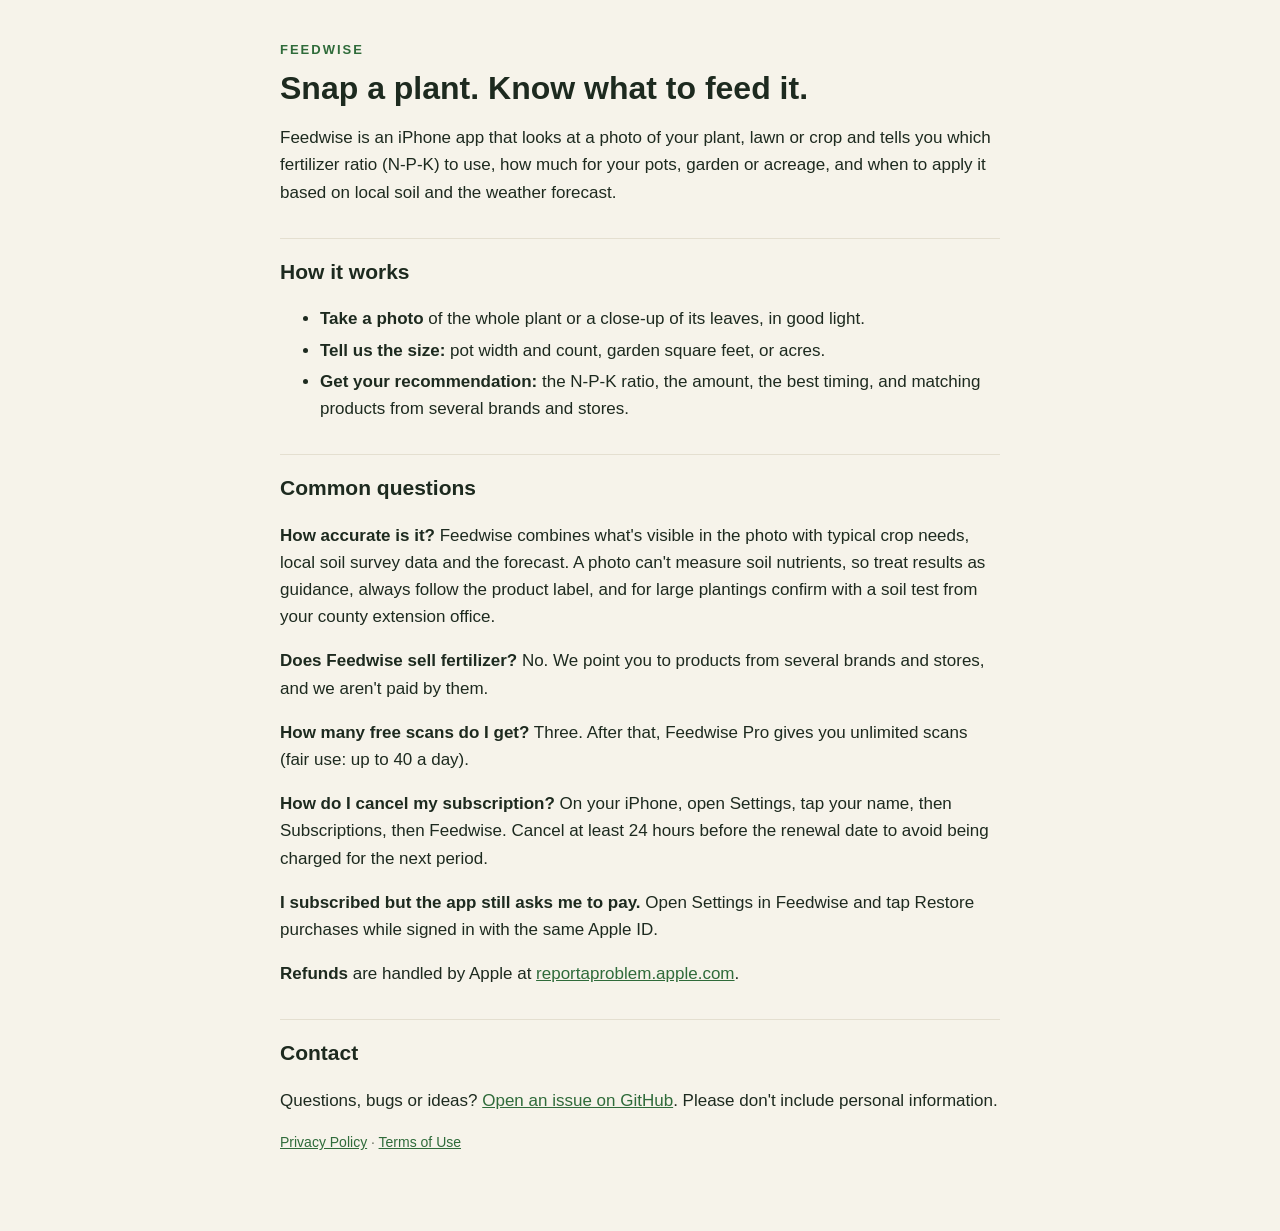
<file: index.html>
<!doctype html>
<html lang="en">
<head>
<meta charset="utf-8">
<meta name="viewport" content="width=device-width, initial-scale=1">
<title>Feedwise Support</title>
<link rel="stylesheet" href="style.css">
</head>
<body>
<main>
<p class="eyebrow">FEEDWISE</p>
<h1>Snap a plant. Know what to feed it.</h1>
<p>Feedwise is an iPhone app that looks at a photo of your plant, lawn or crop and tells you which fertilizer ratio (N-P-K) to use, how much for your pots, garden or acreage, and when to apply it based on local soil and the weather forecast.</p>

<h2>How it works</h2>
<ul>
<li><b>Take a photo</b> of the whole plant or a close-up of its leaves, in good light.</li>
<li><b>Tell us the size:</b> pot width and count, garden square feet, or acres.</li>
<li><b>Get your recommendation:</b> the N-P-K ratio, the amount, the best timing, and matching products from several brands and stores.</li>
</ul>

<h2>Common questions</h2>
<p><b>How accurate is it?</b> Feedwise combines what's visible in the photo with typical crop needs, local soil survey data and the forecast. A photo can't measure soil nutrients, so treat results as guidance, always follow the product label, and for large plantings confirm with a soil test from your county extension office.</p>
<p><b>Does Feedwise sell fertilizer?</b> No. We point you to products from several brands and stores, and we aren't paid by them.</p>
<p><b>How many free scans do I get?</b> Three. After that, Feedwise Pro gives you unlimited scans (fair use: up to 40 a day).</p>
<p><b>How do I cancel my subscription?</b> On your iPhone, open Settings, tap your name, then Subscriptions, then Feedwise. Cancel at least 24 hours before the renewal date to avoid being charged for the next period.</p>
<p><b>I subscribed but the app still asks me to pay.</b> Open Settings in Feedwise and tap Restore purchases while signed in with the same Apple ID.</p>
<p><b>Refunds</b> are handled by Apple at <a href="https://reportaproblem.apple.com">reportaproblem.apple.com</a>.</p>

<h2>Contact</h2>
<p>Questions, bugs or ideas? <a href="https://github.com/CIVIDISO/feedwise-site/issues">Open an issue on GitHub</a>. Please don't include personal information.</p>

<p class="muted"><a href="privacy.html">Privacy Policy</a> · <a href="terms.html">Terms of Use</a></p>
</main>
</body>
</html>
</file>
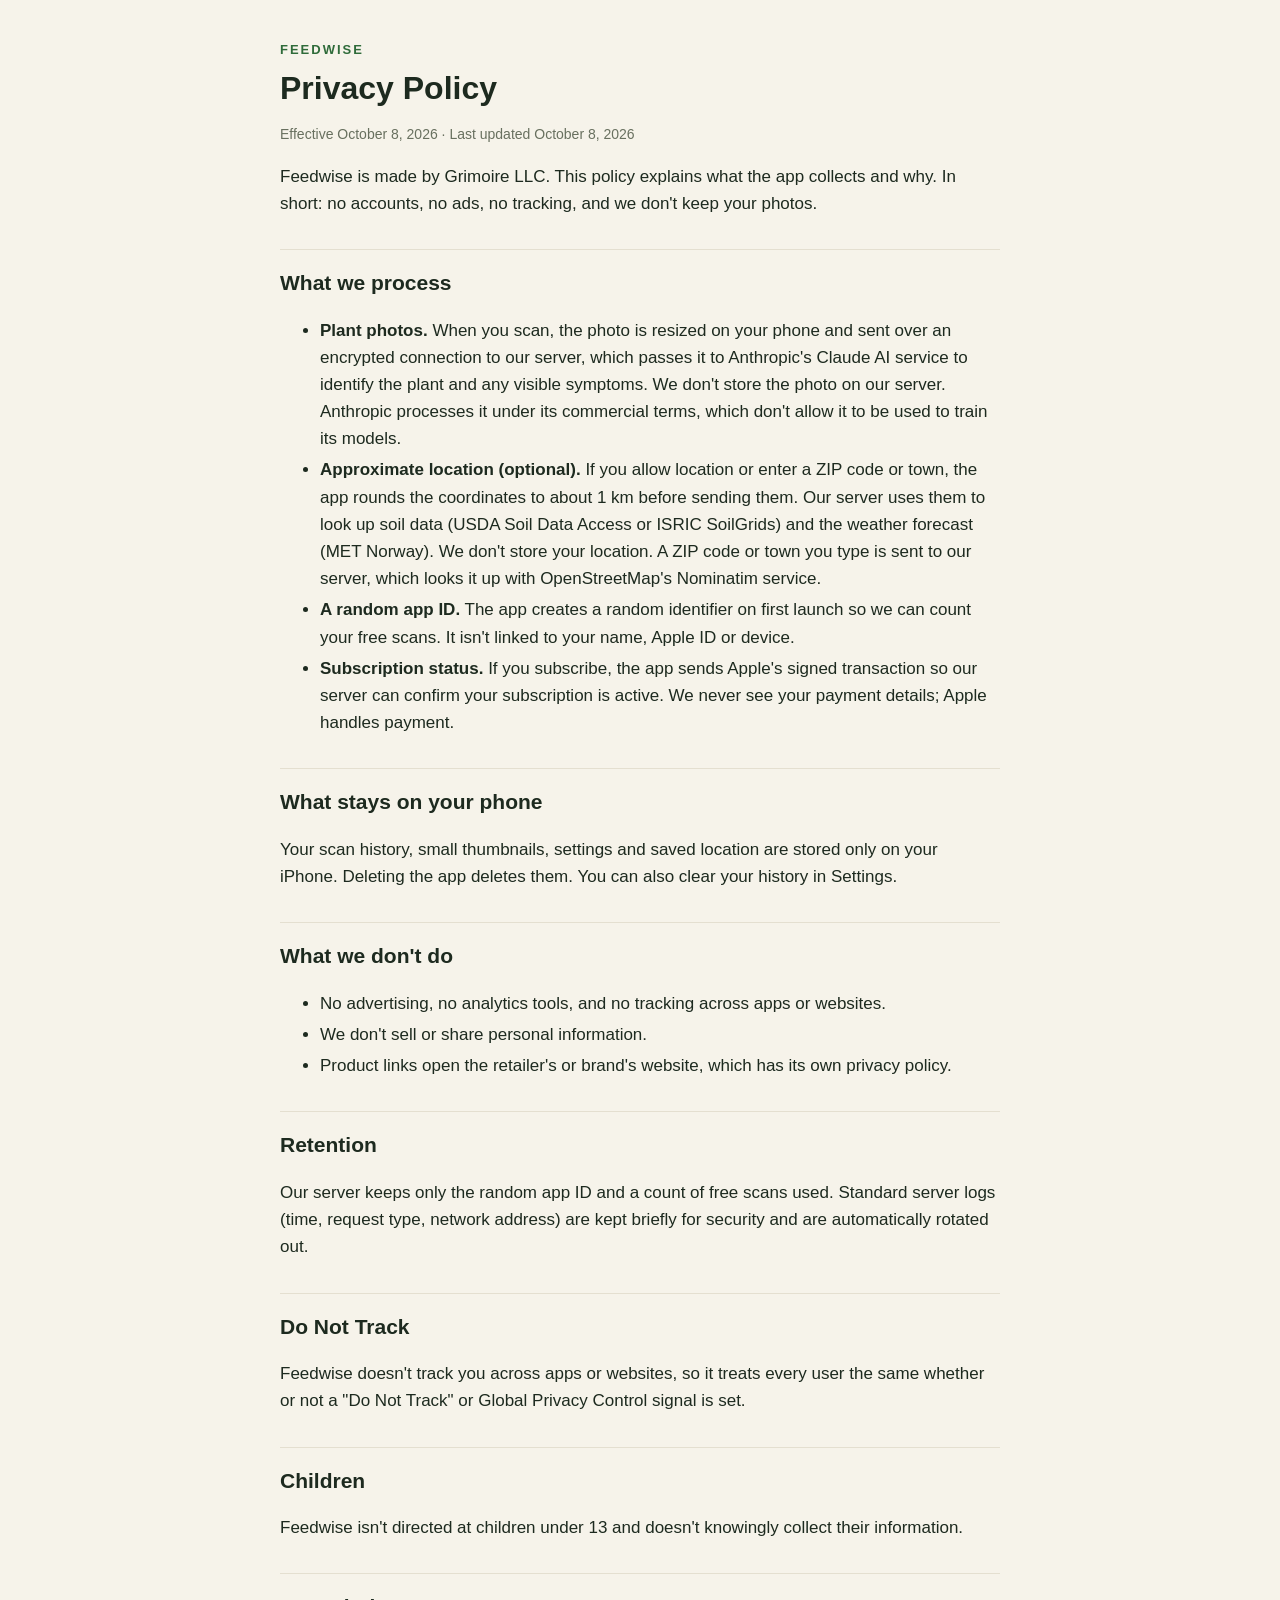
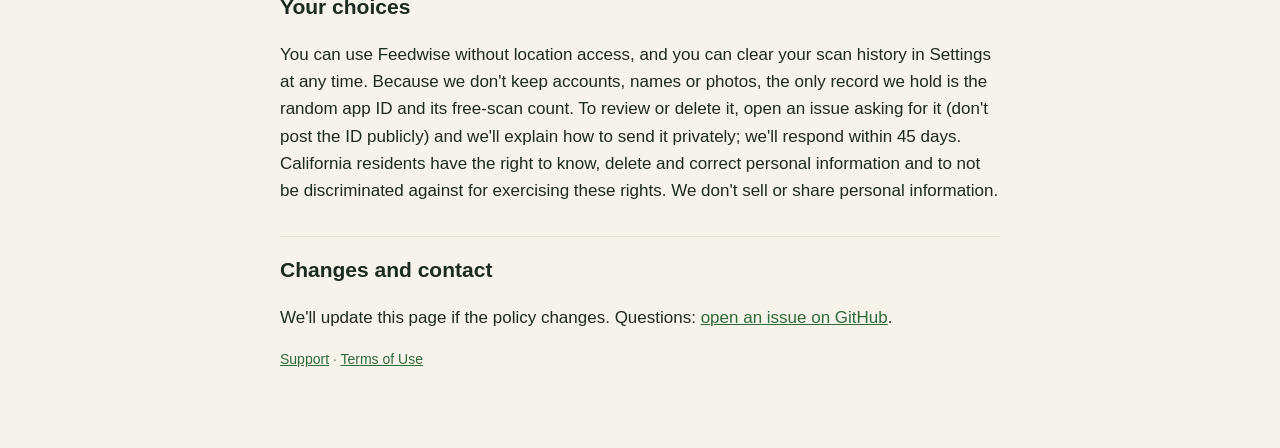
<file: privacy.html>
<!doctype html>
<html lang="en">
<head>
<meta charset="utf-8">
<meta name="viewport" content="width=device-width, initial-scale=1">
<title>Feedwise Privacy Policy</title>
<link rel="stylesheet" href="style.css">
</head>
<body>
<main>
<p class="eyebrow">FEEDWISE</p>
<h1>Privacy Policy</h1>
<p class="muted">Effective October 8, 2026 · Last updated October 8, 2026</p>
<p>Feedwise is made by Grimoire LLC. This policy explains what the app collects and why. In short: no accounts, no ads, no tracking, and we don't keep your photos.</p>

<h2>What we process</h2>
<ul>
<li><b>Plant photos.</b> When you scan, the photo is resized on your phone and sent over an encrypted connection to our server, which passes it to Anthropic's Claude AI service to identify the plant and any visible symptoms. We don't store the photo on our server. Anthropic processes it under its commercial terms, which don't allow it to be used to train its models.</li>
<li><b>Approximate location (optional).</b> If you allow location or enter a ZIP code or town, the app rounds the coordinates to about 1 km before sending them. Our server uses them to look up soil data (USDA Soil Data Access or ISRIC SoilGrids) and the weather forecast (MET Norway). We don't store your location. A ZIP code or town you type is sent to our server, which looks it up with OpenStreetMap's Nominatim service.</li>
<li><b>A random app ID.</b> The app creates a random identifier on first launch so we can count your free scans. It isn't linked to your name, Apple ID or device.</li>
<li><b>Subscription status.</b> If you subscribe, the app sends Apple's signed transaction so our server can confirm your subscription is active. We never see your payment details; Apple handles payment.</li>
</ul>

<h2>What stays on your phone</h2>
<p>Your scan history, small thumbnails, settings and saved location are stored only on your iPhone. Deleting the app deletes them. You can also clear your history in Settings.</p>

<h2>What we don't do</h2>
<ul>
<li>No advertising, no analytics tools, and no tracking across apps or websites.</li>
<li>We don't sell or share personal information.</li>
<li>Product links open the retailer's or brand's website, which has its own privacy policy.</li>
</ul>

<h2>Retention</h2>
<p>Our server keeps only the random app ID and a count of free scans used. Standard server logs (time, request type, network address) are kept briefly for security and are automatically rotated out.</p>

<h2>Do Not Track</h2>
<p>Feedwise doesn't track you across apps or websites, so it treats every user the same whether or not a "Do Not Track" or Global Privacy Control signal is set.</p>

<h2>Children</h2>
<p>Feedwise isn't directed at children under 13 and doesn't knowingly collect their information.</p>

<h2>Your choices</h2>
<p>You can use Feedwise without location access, and you can clear your scan history in Settings at any time. Because we don't keep accounts, names or photos, the only record we hold is the random app ID and its free-scan count. To review or delete it, open an issue asking for it (don't post the ID publicly) and we'll explain how to send it privately; we'll respond within 45 days. California residents have the right to know, delete and correct personal information and to not be discriminated against for exercising these rights. We don't sell or share personal information.</p>

<h2>Changes and contact</h2>
<p>We'll update this page if the policy changes. Questions: <a href="https://github.com/CIVIDISO/feedwise-site/issues">open an issue on GitHub</a>.</p>
<p class="muted"><a href="index.html">Support</a> · <a href="terms.html">Terms of Use</a></p>
</main>
</body>
</html>
</file>
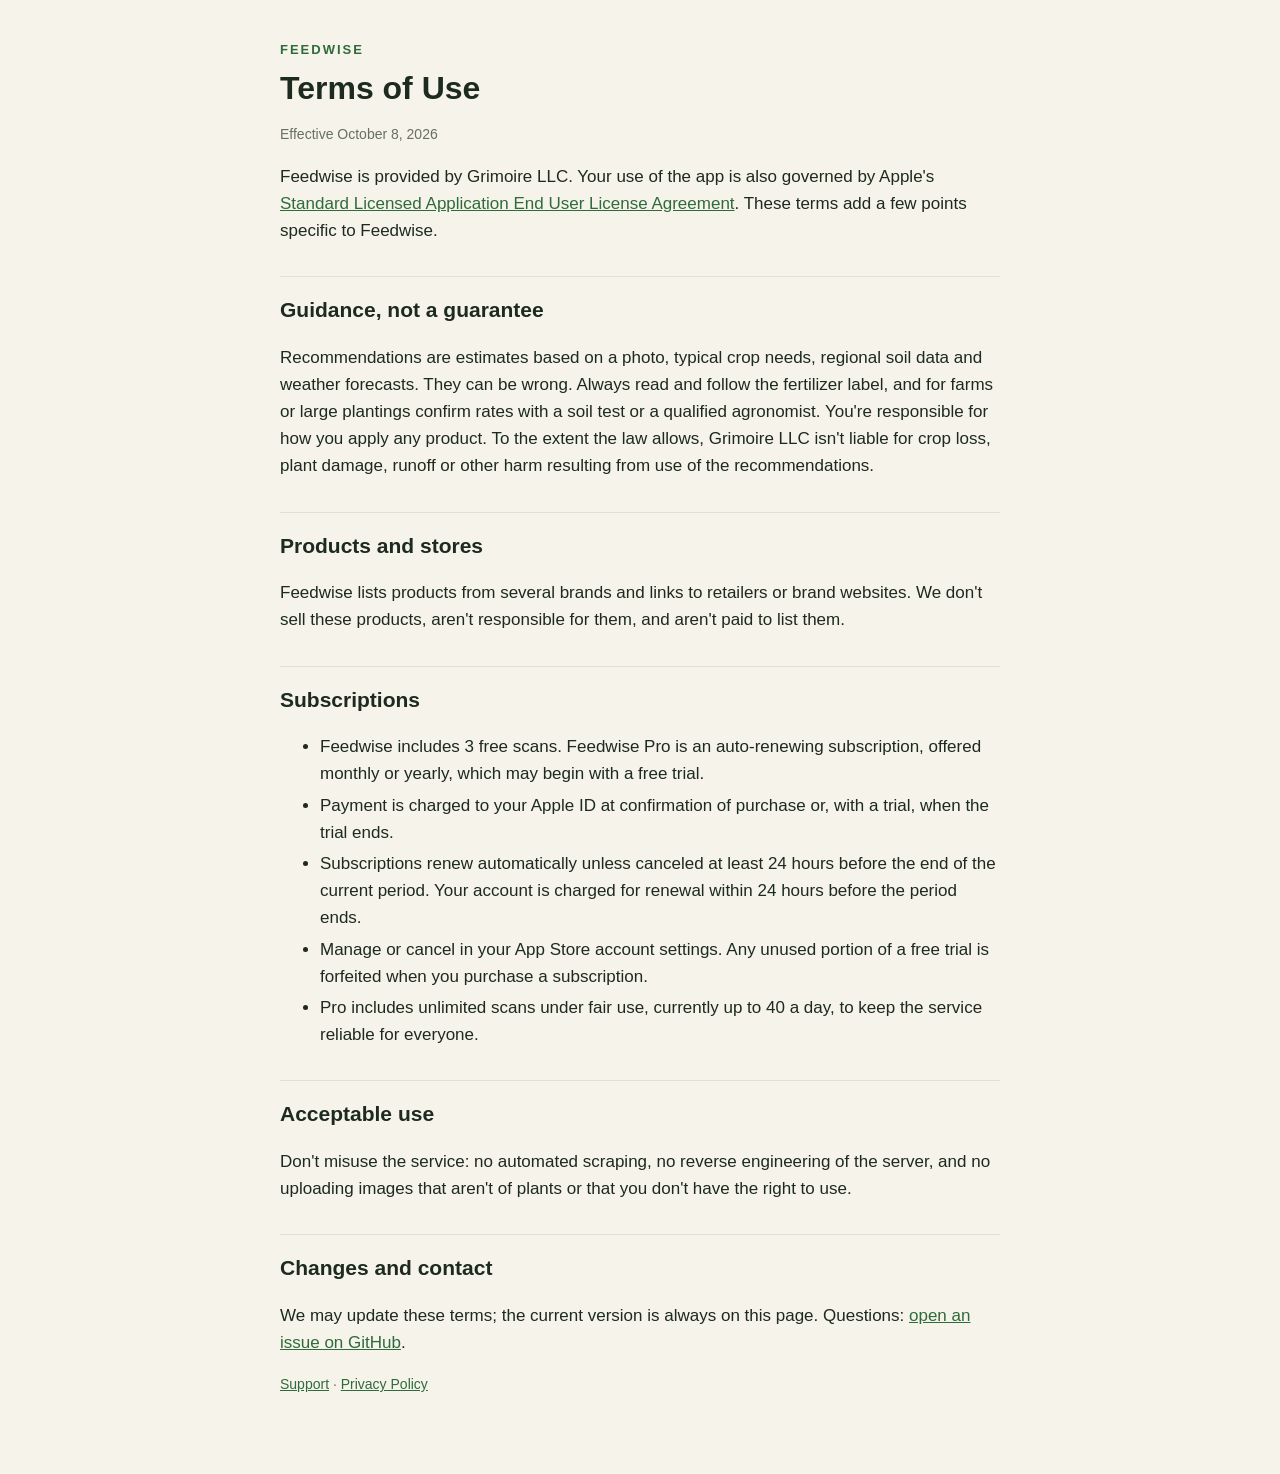
<file: terms.html>
<!doctype html>
<html lang="en">
<head>
<meta charset="utf-8">
<meta name="viewport" content="width=device-width, initial-scale=1">
<title>Feedwise Terms of Use</title>
<link rel="stylesheet" href="style.css">
</head>
<body>
<main>
<p class="eyebrow">FEEDWISE</p>
<h1>Terms of Use</h1>
<p class="muted">Effective October 8, 2026</p>
<p>Feedwise is provided by Grimoire LLC. Your use of the app is also governed by Apple's <a href="https://www.apple.com/legal/internet-services/itunes/dev/stdeula/">Standard Licensed Application End User License Agreement</a>. These terms add a few points specific to Feedwise.</p>

<h2>Guidance, not a guarantee</h2>
<p>Recommendations are estimates based on a photo, typical crop needs, regional soil data and weather forecasts. They can be wrong. Always read and follow the fertilizer label, and for farms or large plantings confirm rates with a soil test or a qualified agronomist. You're responsible for how you apply any product. To the extent the law allows, Grimoire LLC isn't liable for crop loss, plant damage, runoff or other harm resulting from use of the recommendations.</p>

<h2>Products and stores</h2>
<p>Feedwise lists products from several brands and links to retailers or brand websites. We don't sell these products, aren't responsible for them, and aren't paid to list them.</p>

<h2>Subscriptions</h2>
<ul>
<li>Feedwise includes 3 free scans. Feedwise Pro is an auto-renewing subscription, offered monthly or yearly, which may begin with a free trial.</li>
<li>Payment is charged to your Apple ID at confirmation of purchase or, with a trial, when the trial ends.</li>
<li>Subscriptions renew automatically unless canceled at least 24 hours before the end of the current period. Your account is charged for renewal within 24 hours before the period ends.</li>
<li>Manage or cancel in your App Store account settings. Any unused portion of a free trial is forfeited when you purchase a subscription.</li>
<li>Pro includes unlimited scans under fair use, currently up to 40 a day, to keep the service reliable for everyone.</li>
</ul>

<h2>Acceptable use</h2>
<p>Don't misuse the service: no automated scraping, no reverse engineering of the server, and no uploading images that aren't of plants or that you don't have the right to use.</p>

<h2>Changes and contact</h2>
<p>We may update these terms; the current version is always on this page. Questions: <a href="https://github.com/CIVIDISO/feedwise-site/issues">open an issue on GitHub</a>.</p>
<p class="muted"><a href="index.html">Support</a> · <a href="privacy.html">Privacy Policy</a></p>
</main>
</body>
</html>
</file>
<file: style.css>
:root{--bg:#f6f3ea;--ink:#1d2a1f;--muted:#68705f;--green:#2f6b3a;--line:#e4dfd0}
@media (prefers-color-scheme:dark){:root{--bg:#141a15;--ink:#e9eee5;--muted:#a3ab9b;--green:#8fcf7a;--line:#2b3329}}
body{margin:0;background:var(--bg);color:var(--ink);font:17px/1.6 -apple-system,BlinkMacSystemFont,"Segoe UI",Roboto,sans-serif}
main{max-width:720px;margin:0 auto;padding:40px 16px 64px}
.eyebrow{font-weight:800;letter-spacing:2px;color:var(--green);font-size:13px;margin:0}
h1{font-size:32px;line-height:1.2;margin:8px 0 16px}
h2{font-size:21px;margin:32px 0 8px;padding-top:16px;border-top:1px solid var(--line)}
a{color:var(--green)}
.muted{color:var(--muted);font-size:14px}
li{margin:4px 0}
</file>
